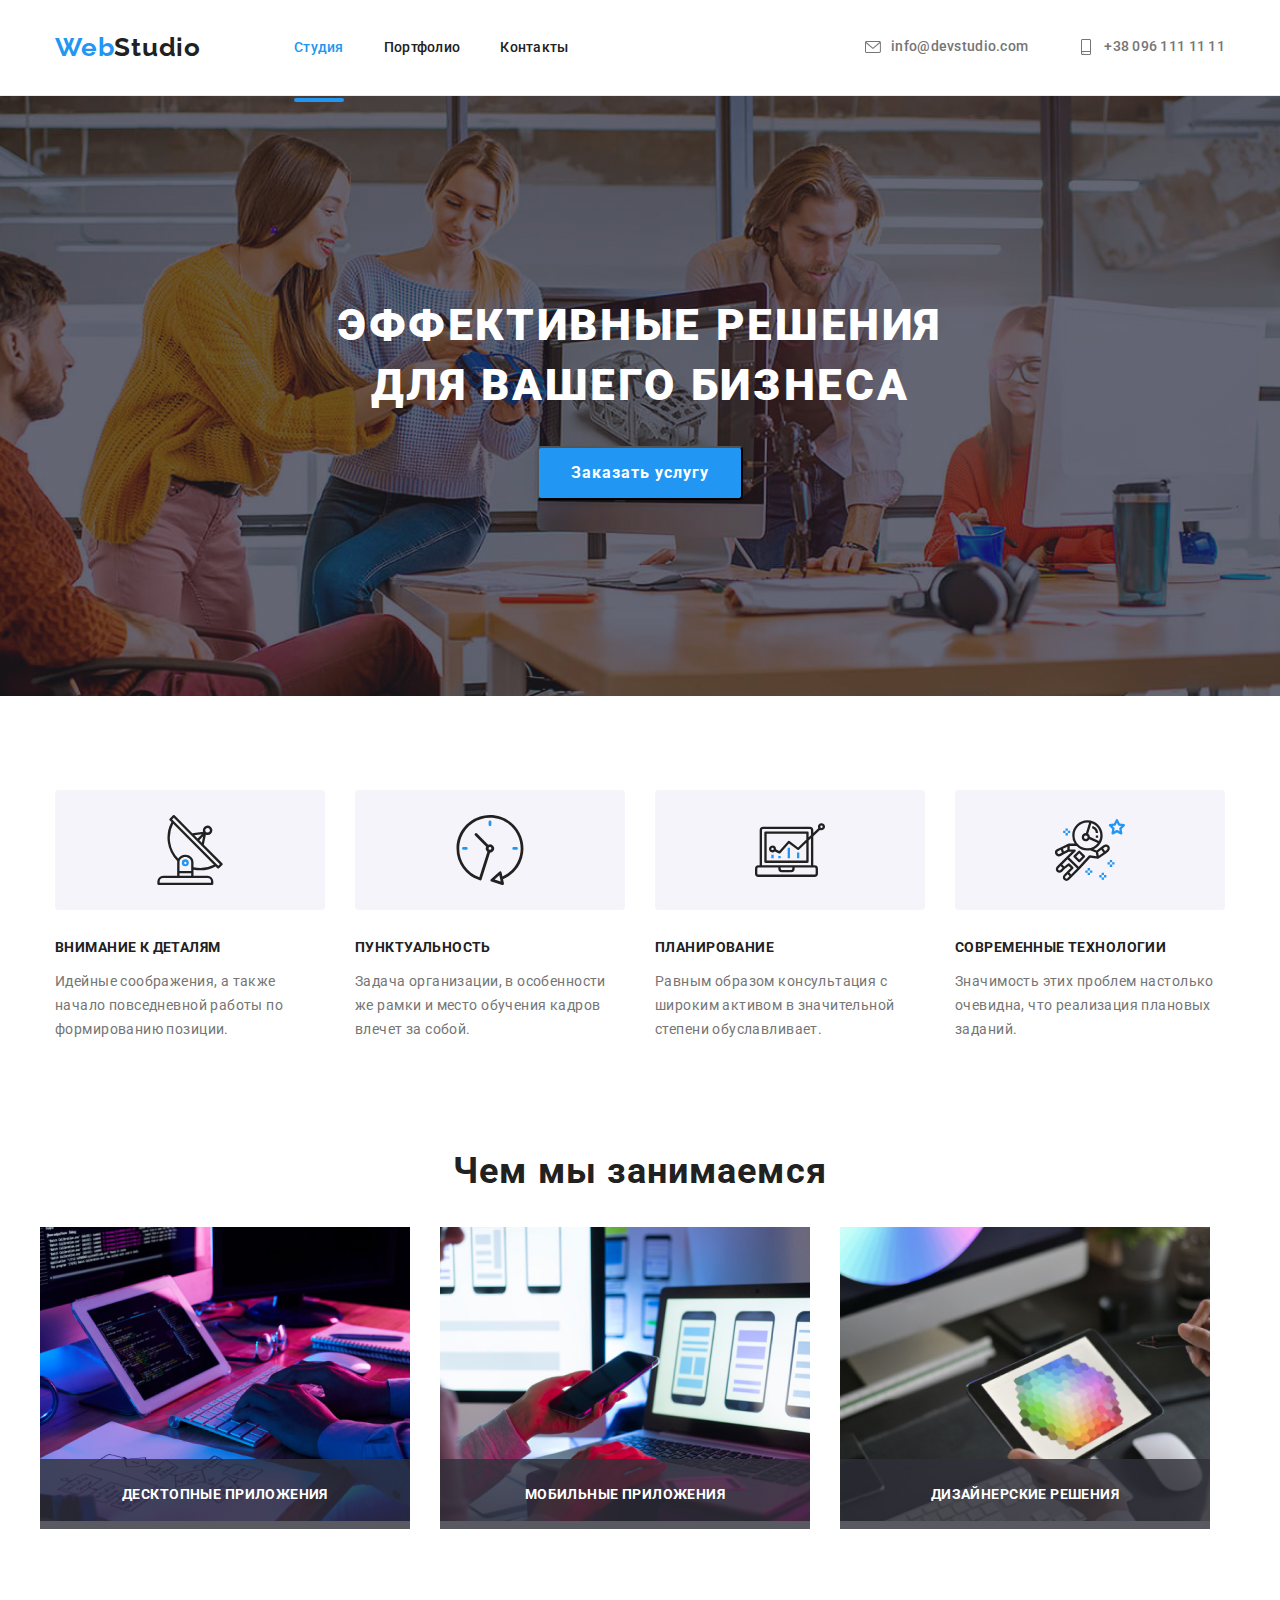
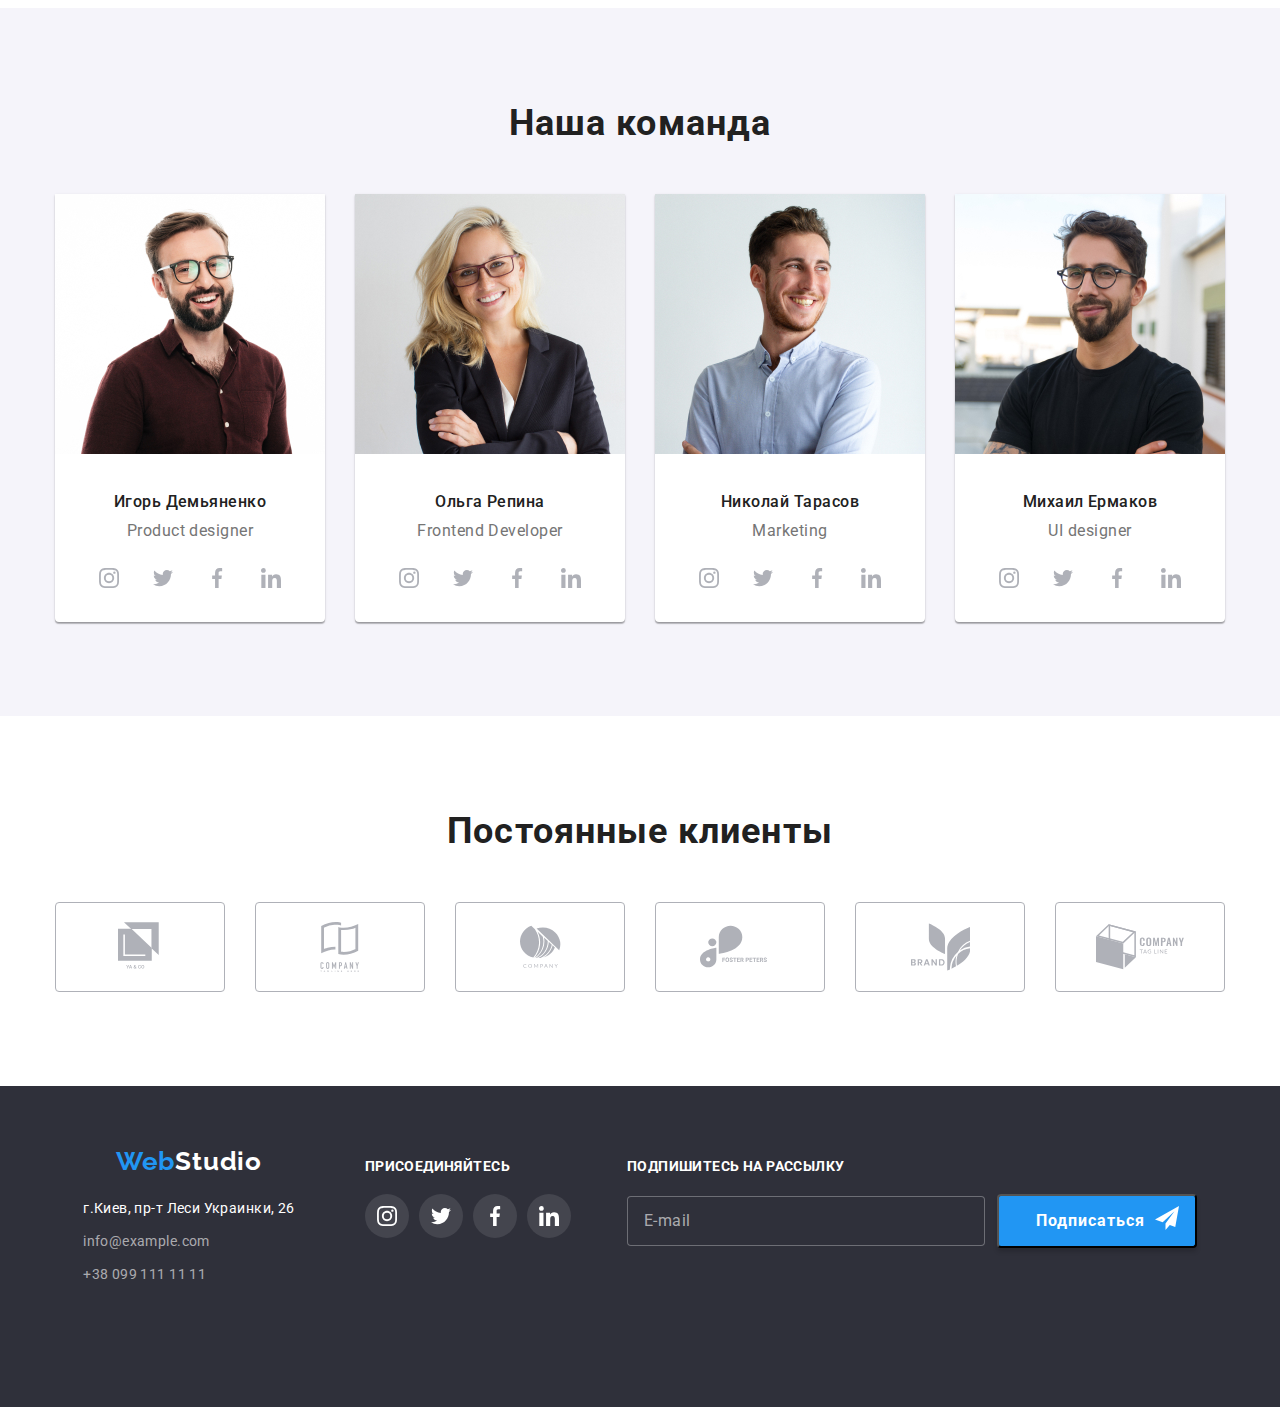
<file: index.html>
<!DOCTYPE html>
<html lang="ru">
  <head>
    <meta charset="UTF-8" />
    <meta name="viewport" content="width=device-width, initial-scale=1.0" />
    <title>WebStudio</title>
    <link
      href="https://fonts.googleapis.com/css2?family=Roboto:wght@400;500;700;900&display=swap"
      rel="stylesheet"
    />
    <link
      href="https://fonts.googleapis.com/css2?family=Raleway:wght@400;700&display=swap"
      rel="stylesheet"
    />
    <link
      href="https://fonts.googleapis.com/css2?family=Oleo+Script&display=swap"
      rel="stylesheet"
    />
    <link
      rel="stylesheet"
      href="https://cdnjs.cloudflare.com/ajax/libs/modern-normalize/1.0.0/modern-normalize.min.css"
    />
    <link rel="stylesheet" href="./css/main.min.css" />
  </head>

  <body>
    <!-- Шапка сайта -->
    <header class="header">
      <div class="container header-container">
             <nav class="navigation">
        <a href="./index.html" class="link-logo logo">Web<span class="link-logo-black">Studio</span></a>
        <ul class="list menu">
          <li class="menu-item"><a href="./index.html" class="current-page">Студия</a></li>
          <li class="menu-item"><a href="./portfolio.html" class="link menu-link">Портфолио</a></li>
          <li class="menu-item"><a href="#contacts" class="link menu-link">Контакты</a></li>
        </ul>

        
        <button class="mobile-menu-btn" data-menu-button>
          <svg width="24" height="16" aria-label="Переключатель мобильного меню">
            <use class="icon-menu" href="./img/symbol-defs.svg#menu_24px"></use>
            <use class="icon-cross" href="./img/symbol-defs.svg#cross"></use>
          </svg>
        </button>
        <div class="mobile-menu" data-menu>
      <div class="mobile-div">
          <ul class="list mobile-menu-list">
          <li class="mobile-menu-item"><a href="./index.html" class="current-page">Студия</a></li>
          <li class="mobile-menu-item"><a href="./portfolio.html" class="link menu-link">Портфолио</a></li>
          <li class="mobile-menu-item"><a href="#contacts" class="link menu-link">Контакты</a></li>
        </ul>
      </div>

      <div>
        <ul class="list mail-tel-mobile">
          <li class="mobile-item">
            <a  href="mailto:info@devstudio.com" class="link mail-menu-link mail" aria-label="Envelope">
              <svg class="icon-contact" >
                <use href="./img/sprite.svg#envelope"></use>
              </svg>
              info@devstudio.com
            </a>
          </li>
          <li class="mobile-item">
            <a href="tel:+380961111111" class="link mail-menu-link" aria-label="Telephone">
              <svg class="icon-contact">
                <use href="./img/sprite.svg#smartphone"></use>
              </svg>
              +38 096 111 11 11
            </a>
          </li>
        </ul>
      </div>
    </div>
        
              </nav>
        <ul class="list mail-tel">
          <li class="item">
            <a  href="mailto:info@devstudio.com" class="link mail-menu-link mail" aria-label="Envelope">
              <svg class="icon-contact" >
                <use href="./img/sprite.svg#envelope"></use>
              </svg>
              info@devstudio.com
            </a>
          </li>
          <li class="item">
            <a href="tel:+380961111111" class="link mail-menu-link" aria-label="Telephone">
              <svg class="icon-contact">
                <use href="./img/sprite.svg#smartphone"></use>
              </svg>
              +38 096 111 11 11
            </a>
          </li>
        </ul>
        
      </div>
      
    </header>
    
    

    <main>
      <!-- Герой -->
      <section class="hero overlay advantages">
      <div class="container">
          <h1 class="title">
            ЭФФЕКТИВНЫЕ РЕШЕНИЯ </br> ДЛЯ ВАШЕГО БИЗНЕСА
          </h1>
          <button class="btn" type="button" data-modal-open>Заказать услугу</button>
      </div>
      </section>

      <!-- Преимущества -->
      <section class="advantages">
        <div class="container">
          <ul class="list flexbox">
            <li class="content-box">
              <div class="box">
                <svg class="icon-box">
                  <use href="./img/sprite.svg#antenna"></use>
                </svg>
              </div>
              <h3 class="heading">ВНИМАНИЕ К ДЕТАЛЯМ</h3>
              <p class="advantages-p">
                Идейные соображения, а также начало повседневной работы по
                формированию позиции.
              </p>
            </li>
            <li class="content-box">
              <div class="box">
                <svg class="icon-box">
                  <use href="./img/sprite.svg#clock"></use>
                </svg>
              </div>
              <h3 class="heading">ПУНКТУАЛЬНОСТЬ</h3>
              <p class="advantages-p">
                Задача организации, в особенности же рамки и место обучения
                кадров влечет за собой.
              </p>
            </li>
            <li class="content-box">
              <div class="box">
                <svg class="icon-box">
                  <use href="./img/sprite.svg#diagram"></use>
                </svg>
              </div>
              <h3 class="heading">ПЛАНИРОВАНИЕ</h3>
              <p class="advantages-p">
                Равным образом консультация с широким активом в значительной
                степени обуславливает.
              </p>
            </li>
            <li class="content-box">
              <div class="box">
                <svg class="icon-box">
                  <use href="./img/sprite.svg#astronaut"></use>
                </svg>
              </div>
              <h3 class="heading">СОВРЕМЕННЫЕ ТЕХНОЛОГИИ</h3>
              <p class="advantages-p">
                Значимость этих проблем настолько очевидна, что реализация
                плановых заданий.
              </p>
            </li>
          </ul>
        </div>
      </section>
      <!-- Чем мы занимаемся -->
      <section class="duties">
        <div class="container">
          <h2 class="item-title">Чем мы занимаемся</h2>
          <ul class="list flexbox">
            <li class="duties-box">
              <h3 class="duties-title">ДЕСКТОПНЫЕ ПРИЛОЖЕНИЯ</h3>
              <picture>
                <source srcset="./img/desktop/programer.jpg 1x, ./img/desktop/programer@2x.jpg 2x" media="(min-width: 1200px)" />
              <img class="img" src="./img/programer.jpg" alt="Programer working his desk" width="370"/>
             </picture>
            </li>
            <li class="duties-box">
              <h3 class="duties-title">МОБИЛЬНЫЕ ПРИЛОЖЕНИЯ</h3>
              <picture>
                <source srcset="./img/desktop/smartphone.jpg 1x, ./img/desktop/smartphone@2x.jpg 2x" media="(min-width: 1200px)" />
              <img
                src="./img/smartphone.jpg"
                alt="Smartphone application"
                width="370"
              />
              </picture>
            </li>
            <li class="duties-box">
              <h3 class="duties-title">ДИЗАЙНЕРСКИЕ РЕШЕНИЯ</h3>
              <picture>
                <source srcset="./img/desktop/graphic-tablet.jpg 1x, ./img/desktop/graphic-tablet@2x.jpg 2x" media="(min-width: 1200px)" />
              <img
                src="./img/graphic-tablet.jpg"
                alt="Colour selection graphic tablet"
                width="370"
              />
            </picture>
            </li>
          </ul>
        </div>
      </section>

      <!-- Наша команда -->
      <section class="crew-container">
        <div class="container">
          <h2 class="item-title">Наша команда</h2>

          <ul class="list crew-list">
            <li class="crew-item">
              <picture>
              <source srcset="./img/desktop/igor.jpg 1x, ./img/desktop/igor@2x.jpg 2x" media="(min-width: 1200px)" />
              <source srcset="./img/tablet/igor.jpg 1x, ./img/tablet/igor@2x.jpg 2x" media="(min-width: 768px)" />  
              <source srcset="./img/mobile/igor.jpg 1x, ./img/mobile/igor@2x.jpg 2x" media="(max-width: 767px)" />
              <img src="./img/igor.jpg" alt="Игорь Демьяненко" width="270" />
              </picture>
              <h4 class="crew-name">Игорь Демьяненко</h4>
              <p class="crew-position">Product designer</p>
              <ul class="list social-icons">
                <li class="social-icons-item">
                  <a
                    class="link social-icons-link"
                    href="https://instagram.com/"
                    target="_blank"
                    rel="noopener noreferer"
                    aria-label="Instagram"
                  >
                    <svg class="social-icons-svg">
                      <use href="./img/sprite.svg#instagram"></use>
                    </svg>
                  </a>
                </li>
                <li class="social-icons-item">
                  <a
                    class="link social-icons-link"
                    href="https://twitter.com/"
                    target="_blank"
                    rel="noopener noreferer"
                    aria-label="Twitter"
                  >
                    <svg class="social-icons-svg">
                      <use href="./img/sprite.svg#twitter"></use>
                    </svg>
                  </a>
                </li>
                <li class="social-icons-item">
                  <a
                    class="link social-icons-link"
                    href="https://facebook.com/"
                    target="_blank"
                    rel="noopener noreferer"
                    aria-label="Facebook"
                  >
                    <svg class="social-icons-svg">
                      <use href="./img/sprite.svg#facebook"></use>
                    </svg>
                  </a>
                </li>
                <li class="social-icons-item">
                  <a
                    class="link social-icons-link"
                    href="https://linkedin.com/"
                    target="_blank"
                    rel="noopener noreferer"
                    aria-label="Linkedin"
                  >
                    <svg class="social-icons-svg">
                      <use href="./img/sprite.svg#linkedin"></use>
                    </svg>
                  </a>
                </li>
              </ul>
            </li>
            <li class="crew-item">
              <picture>
              <source srcset="./img/desktop/olga.jpg 1x, ./img/desktop/olga@2x.jpg 2x" media="(min-width: 1200px)" />
              <source srcset="./img/tablet/olga.jpg 1x, ./img/tablet/olga@2x.jpg 2x" media="(min-width: 768px)" />
              <source srcset="./img/mobile/olga.jpg 1x, ./img/mobile/olga@2x.jpg 2x" media="(max-width: 767px)" />
              <img src="./img/olga.jpg" alt="Ольга Репина" width="270" />
              </picture>
              <h4 class="crew-name">Ольга Репина</h4>
              <p class="crew-position">Frontend Developer</p>
              <ul class="list social-icons">
                <li class="social-icons-item">
                  <a
                    class="link social-icons-link"
                    href="https://instagram.com/"
                    target="_blank"
                    rel="noopener noreferer"
                    aria-label="Instagram"
                  >
                    <svg class="social-icons-svg">
                      <use href="./img/sprite.svg#instagram"></use>
                    </svg>
                  </a>
                </li>
                <li class="social-icons-item">
                  <a
                    class="link social-icons-link"
                    href="https://twitter.com/"
                    target="_blank"
                    rel="noopener noreferer"
                    aria-label="Twitter"
                  >
                    <svg class="social-icons-svg">
                      <use href="./img/sprite.svg#twitter"></use>
                    </svg>
                  </a>
                </li>
                <li class="social-icons-item">
                  <a
                    class="link social-icons-link"
                    href="https://facebook.com/"
                    target="_blank"
                    rel="noopener noreferer"
                    aria-label="Facebook"
                  >
                    <svg class="social-icons-svg">
                      <use href="./img/sprite.svg#facebook"></use>
                    </svg>
                  </a>
                </li>
                <li class="social-icons-item">
                  <a
                    class="link social-icons-link"
                    href="https://linkedin.com/"
                    target="_blank"
                    rel="noopener noreferer"
                    aria-label="Linkedin"
                  >
                    <svg class="social-icons-svg">
                      <use href="./img/sprite.svg#linkedin"></use>
                    </svg>
                  </a>
                </li>
              </ul>
            </li>
            <li class="crew-item">
              <picture>
                <source srcset="./img/desktop/nick.jpg 1x, ./img/desktop/nick@2x.jpg 2x" media="(min-width: 1200px)" />
                <source srcset="./img/tablet/nick.jpg 1x, ./img/tablet/nick@2x.jpg 2x" media="(min-width: 768px)" />
                <source srcset="./img/mobile/nick.jpg 1x, ./img/mobile/nick@2x.jpg 2x" media="(max-width: 767px)" />
                <img src="./img/nick.jpg" alt="Николай Тарасов" width="270" />
            </picture>
              <h4 class="crew-name">Николай Тарасов</h4>
              <p class="crew-position">Marketing</p>
              <ul class="list social-icons">
                <li class="social-icons-item">
                  <a
                    class="link social-icons-link"
                    href="https://instagram.com/"
                    target="_blank"
                    rel="noopener noreferer"
                    aria-label="Instagram"
                  >
                    <svg class="social-icons-svg">
                      <use href="./img/sprite.svg#instagram"></use>
                    </svg>
                  </a>
                </li>
                <li class="social-icons-item">
                  <a
                    class="link social-icons-link"
                    href="https://twitter.com/"
                    target="_blank"
                    rel="noopener noreferer"
                    aria-label="Twitter"
                  >
                    <svg class="social-icons-svg">
                      <use href="./img/sprite.svg#twitter"></use>
                    </svg>
                  </a>
                </li>
                <li class="social-icons-item">
                  <a
                    class="link social-icons-link"
                    href="https://facebook.com/"
                    target="_blank"
                    rel="noopener noreferer"
                    aria-label="Facebook"
                  >
                    <svg class="social-icons-svg">
                      <use href="./img/sprite.svg#facebook"></use>
                    </svg>
                  </a>
                </li>
                <li class="social-icons-item">
                  <a
                    class="link social-icons-link"
                    href="https://linkedin.com/"
                    target="_blank"
                    rel="noopener noreferer"
                    aria-label="Linkedin"
                  >
                    <svg class="social-icons-svg">
                      <use href="./img/sprite.svg#linkedin"></use>
                    </svg>
                  </a>
                </li>
              </ul>
            </li>
            <li class="crew-item">
              <picture>
              <source srcset="./img/desktop/mike.jpg 1x, ./img/desktop/mike@2x.jpg 2x" media="(min-width: 1200px)" />
              <source srcset="./img/tablet/mike.jpg 1x, ./img/tablet/mike@2x.jpg 2x" media="(min-width: 768px)" />
              <source srcset="./img/mobile/mike.jpg 1x, ./img/mobile/mike@2x.jpg 2x" media="(max-width: 767px)" />
              
              <img src="./img/mike.jpg" alt="Михаил Ермаков" width="270" />
            </picture>
              <h4 class="crew-name">Михаил Ермаков</h4>
              <p class="crew-position">UI designer</p>
              <ul class="list social-icons">
                <li class="social-icons-item">
                  <a
                    class="link social-icons-link"
                    href="https://instagram.com/"
                    target="_blank"
                    rel="noopener noreferer"
                    aria-label="Instagram"
                  >
                    <svg class="social-icons-svg">
                      <use href="./img/sprite.svg#instagram"></use>
                    </svg>
                  </a>
                </li>
                <li class="social-icons-item">
                  <a
                    class="link social-icons-link"
                    href="https://twitter.com/"
                    target="_blank"
                    rel="noopener noreferer"
                    aria-label="Twitter"
                  >
                    <svg class="social-icons-svg">
                      <use href="./img/sprite.svg#twitter"></use>
                    </svg>
                  </a>
                </li>
                <li class="social-icons-item">
                  <a
                    class="link social-icons-link"
                    href="https://facebook.com/"
                    target="_blank"
                    rel="noopener noreferer"
                    aria-label="Facebook"
                  >
                    <svg class="social-icons-svg">
                      <use href="./img/sprite.svg#facebook"></use>
                    </svg>
                  </a>
                </li>
                <li class="social-icons-item">
                  <a
                    class="link social-icons-link"
                    href="https://linkedin.com/"
                    target="_blank"
                    rel="noopener noreferer"
                    aria-label="Linkedin"
                  >
                    <svg class="social-icons-svg">
                      <use href="./img/sprite.svg#linkedin"></use>
                    </svg>
                  </a>
                </li>
              </ul>
            </li>
          </ul>
        </div>
      </section>

      <!-- Постоянные клиенты -->
      <section class="clients">
        <div class="container">
          <h2 class="item-title">Постоянные клиенты</h2>
          <ul class="list clients-icons">
            <li class="clients-icons-item">
              <a
                class="link clients-icons-link"
                href="https://instagram.com/"
                target="_blank"
                rel="noopener noreferer"
                aria-label="Logo-1"
              >
                <svg class="clients-icons-svg" width="45" heigth="50">
                  <use href="./img/sprite.svg#logo-1"></use>
                </svg>
              </a>
            </li>
            <li class="clients-icons-item">
              <a
                class="link clients-icons-link"
                href="https://instagram.com/"
                target="_blank"
                rel="noopener noreferer"
                aria-label="Logo-2"
              >
                <svg class="clients-icons-svg" width="40" heigth="52">
                  <use href="./img/sprite.svg#logo-2"></use>
                </svg>
              </a>
            </li>
            <li class="clients-icons-item">
              <a
                class="link clients-icons-link"
                href="https://instagram.com/"
                target="_blank"
                rel="noopener noreferer"
                aria-label="Logo-3"
              >
                <svg class="clients-icons-svg" width="41" heigth="42.6">
                  <use href="./img/sprite.svg#logo-3"></use>
                </svg>
              </a>
            </li>
            <li class="clients-icons-item">
              <a
                class="link clients-icons-link"
                href="https://instagram.com/"
                target="_blank"
                rel="noopener noreferer"
                aria-label="Logo-4"
              >
                <svg class="clients-icons-svg" width="80" heigth="42">
                  <use href="./img/sprite.svg#logo-4"></use>
                </svg>
              </a>
            </li>
            <li class="clients-icons-item">
              <a
                class="link clients-icons-link"
                href="https://instagram.com/"
                target="_blank"
                rel="noopener noreferer"
                aria-label="Logo-5"
              >
                <svg class="clients-icons-svg" width="59" heigth="47">
                  <use href="./img/sprite.svg#logo-5"></use>
                </svg>
              </a>
            </li>
            <li class="clients-icons-item">
              <a
                class="link clients-icons-link"
                href="https://instagram.com/"
                target="_blank"
                rel="noopener noreferer"
                aria-label="Logo-6"
              >
                <svg class="clients-icons-svg" width="88.48" heigth="45.44">
                  <use href="./img/sprite.svg#logo-6"></use>
                </svg>
              </a>
            </li>
          </ul>
        </div>
      </section>
    </main>

    <!-- Футер -->
    <footer class="dark-bg">
       <div class="container footer-container footer">

    <div class="footer-tablet">
       <div id="contacts" class="contacts">
         <a href="./index.html" class="link-logo link-logo-footer">Web<span class="link-logo-white">Studio</span></a>
         <address>
          <ul class="list footer-adress">
           <li class="footer-list">
             <a
              href="https://goo.gl/maps/73yQ8bq3998Z3wym6"
              target="_blank"
              rel="noopener noreferer"
               class="link adress">г.Киев, пр-т Леси Украинки, 26</a
            >
           </li>
           <li class="footer-mail">
             <a
              href="https://info@example.com"
              target="_blank"
              rel="noopener noreferer"
              class="link mail-menu">info@example.com</a
            >
           </li>
           <li><a href="tel:+380991111111" class="link mail-menu">+38 099 111 11 11</a></li>
          </ul>
       </div>

       <div class="icon-footer">
          <b class="join">ПРИСОЕДИНЯЙТЕСЬ</b>

          <ul class="list social-icons">
            <li class="social-icons-item">
              <a class="link footer-icons-link" href="https://instagram.com/" target="_blank" rel="noopener noreferer"
                aria-label="Instagram">
                <svg class="footer-icons-svg">
                  <use href="./img/sprite.svg#instagram"></use>
                </svg>
              </a>
            </li>
            <li class="social-icons-item">
              <a class="link footer-icons-link" href="https://twitter.com/" target="_blank" rel="noopener noreferer"
                aria-label="Twitter">
                <svg class="footer-icons-svg">
                  <use href="./img/sprite.svg#twitter"></use>
                </svg>
              </a>
            </li>
            <li class="social-icons-item">
              <a class="link footer-icons-link" href="https://facebook.com/" target="_blank" rel="noopener noreferer"
                aria-label="Facebook">
                <svg class="footer-icons-svg">
                  <use href="./img/sprite.svg#facebook"></use>
                </svg>
              </a>
            </li>
            <li class="social-icons-item">
              <a class="link footer-icons-link" href="https://linkedin.com/" target="_blank" rel="noopener noreferer"
                aria-label="Linkedin">
                <svg class="footer-icons-svg">
                  <use href="./img/sprite.svg#linkedin"></use>
                </svg>
              </a>
            </li>
          </ul>
         </address>
        </div>

    </div>

        <div class="submit">
          <b class="join">ПОДПИШИТЕСЬ НА РАССЫЛКУ</b>

          <div class="submit-item">
              <form class="submit-form">
                 <input class="submit-input" type="email" name="mail" id="mail" placeholder="E-mail" /> 
              </form>
           
              <button class="button-submit" type="submit">Подписаться
                <svg class="submit-svg">
                  <use href="./img/symbol-defs.svg#icon-send"></use>
              </svg>
            </button>
          </div>

        </div>
      </div>
    </footer>

    <div class="backdrop is-hidden" data-modal>
      <div class="modal">
        <button class="btn-close" data-modal-close>
          <svg class="btn-close-svg">
            <use href="./img/symbol-defs.svg#cross"></use>
          </svg>
        </button>

        <h2 class="form-title">Оставьте свои данные, мы вам перезвоним</h2>
        <form class="form">
          <div class="form-field">
            <label for="name" class="form-label">Имя</label>
            <input class="form-input" type="text" name="name" id="name" />
            <svg class="form-label-svg">
              <use
                href="./img/symbol-defs.svg#person-black"
                width="12"
                height="12"
              ></use>
            </svg>
          </div>

          <div class="form-field">
            <label for="tel" class="form-label">Телефон</label>
            <input class="form-input" type="tel" name="tel" id="tel" />
            <svg class="form-label-svg">
              <use
                href="./img/symbol-defs.svg#phone"
                width="13"
                height="13"
              ></use>
            </svg>
          </div>

          <div class="form-field">
            <label for="mail" class="form-label">Почта</label>
            <input class="form-input" type="email" name="mail" id="mail" />
            <svg class="form-label-svg">
              <use
                href="./img/symbol-defs.svg#mail"
                width="15"
                height="12"
              ></use>
            </svg>
          </div>

          <div class="comment">
            <label class="label-comment" for="comment">Комментарий</label>
            <textarea
              class="textarea"
              name="comment"
              id="comment"
              rows="6"
              placeholder="Введите текст"
            ></textarea>
          </div>

          <div class="checkbox">
            <label class="argeement-label">
              <input
                class="checkbox-input"
                type="checkbox"
                name="agreement"
                id="agreement"
              />
              <span class="check-icon"></span>
              Соглашаюсь с рассылкой и принимаю
              <a class="link agreement-link" href="">Условия договора</a>
            </label>
          </div>

          <button class="button-form" type="submit">Отправить</button>
        </form>
      </div>
    </div>

    <script src="./js/modal.js"></script>
    <script src="./js/mobile-menu.js"></script>
  </body>
</html>
</file>
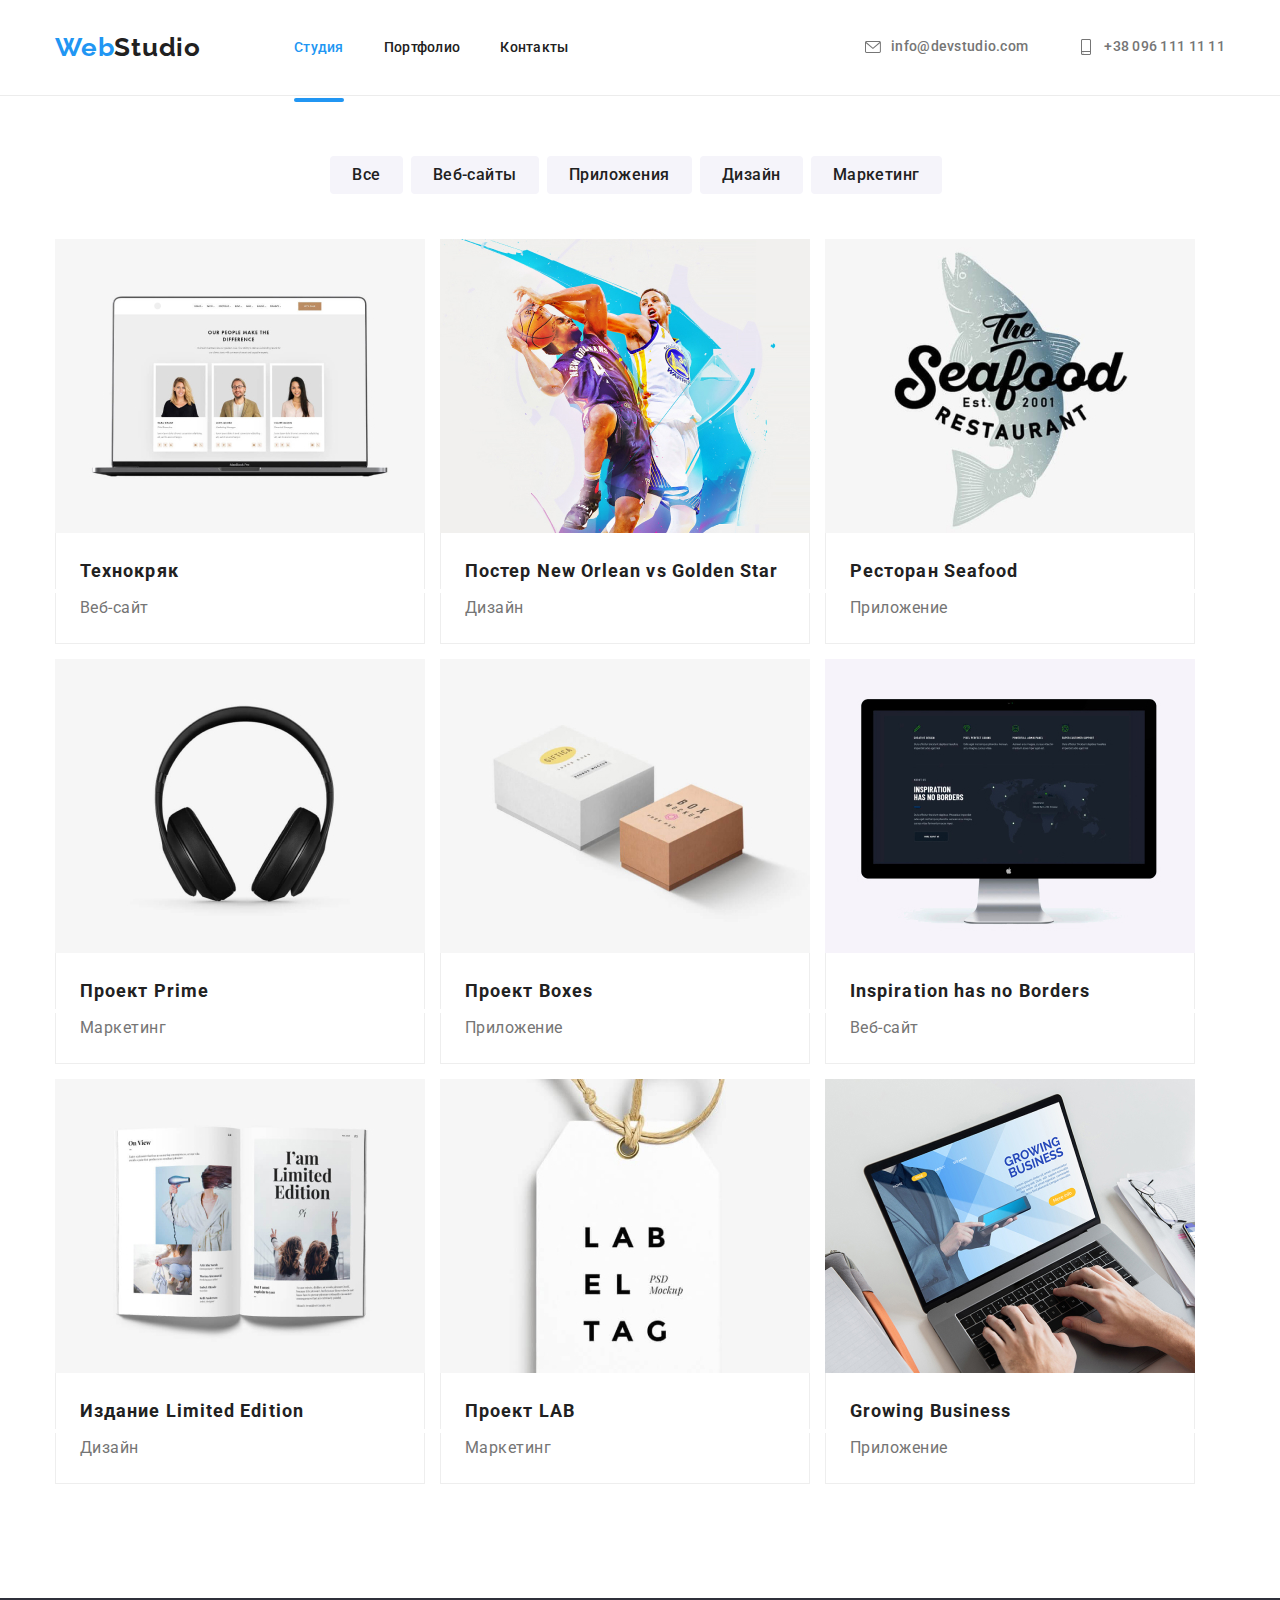
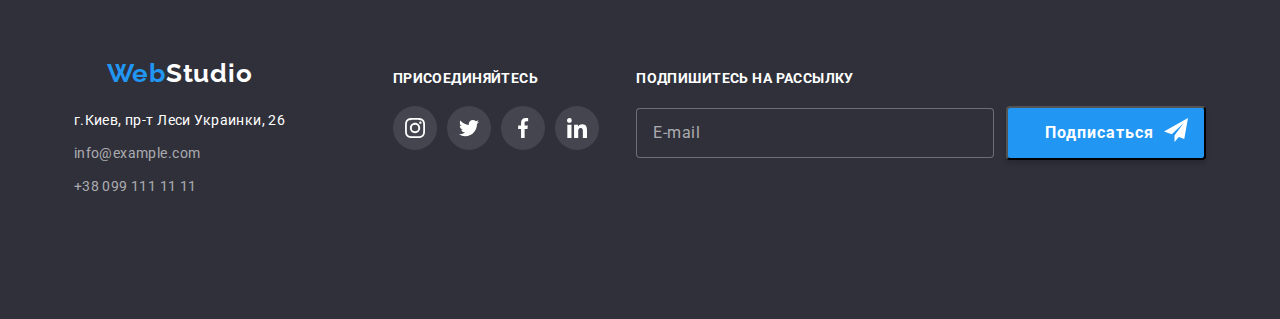
<file: portfolio.html>
<!DOCTYPE html>
<html lang="ru">
<head>
    <meta charset="UTF-8">
    <meta name="viewport" content="width=device-width, initial-scale=1.0">
    <title>Portfolio</title>
    <link href="https://fonts.googleapis.com/css2?family=Roboto:wght@400;500;700;900&display=swap" rel="stylesheet">
    <link href="https://fonts.googleapis.com/css2?family=Raleway:wght@400;700&display=swap" rel="stylesheet">
    <link href="https://fonts.googleapis.com/css2?family=Oleo+Script&display=swap" rel="stylesheet">
    <link rel="stylesheet" href="https://cdnjs.cloudflare.com/ajax/libs/modern-normalize/1.0.0/modern-normalize.min.css" />
    <link rel="stylesheet" href="./css/main.min.css" />
    <link rel="stylesheet" href="./css/portfolio.min.css" />
</head>
<body>
    <!-- Шапка сайта -->
    <header class="header">
      <div class="container header-container">
             <nav class="navigation">
        <a href="./index.html" class="link-logo logo">Web<span class="link-logo-black">Studio</span></a>
        <ul class="list menu">
          <li class="menu-item"><a href="./index.html" class="current-page">Студия</a></li>
          <li class="menu-item"><a href="./portfolio.html" class="link menu-link">Портфолио</a></li>
          <li class="menu-item"><a href="#contacts" class="link menu-link">Контакты</a></li>
        </ul>

        
        <button class="mobile-menu-btn" data-menu-button>
          <svg width="24" height="16" aria-label="Переключатель мобильного меню">
            <use class="icon-menu" href="./img/symbol-defs.svg#menu_24px"></use>
            <use class="icon-cross" href="./img/symbol-defs.svg#cross"></use>
          </svg>
        </button>
        <div class="mobile-menu" data-menu>
      <div class="mobile-div">
          <ul class="list mobile-menu-list">
          <li class="mobile-menu-item"><a href="./index.html" class="link menu-link">Студия</a></li>
          <li class="mobile-menu-item"><a href="./portfolio.html" class="current-page">Портфолио</a></li>
          <li class="mobile-menu-item"><a href="#contacts" class="link menu-link">Контакты</a></li>
        </ul>
      </div>

      <div>
        <ul class="list mail-tel-mobile">
          <li class="mobile-item">
            <a  href="mailto:info@devstudio.com" class="link mail-menu-link mail" aria-label="Envelope">
              <svg class="icon-contact" >
                <use href="./img/sprite.svg#envelope"></use>
              </svg>
              info@devstudio.com
            </a>
          </li>
          <li class="mobile-item">
            <a href="tel:+380961111111" class="link mail-menu-link" aria-label="Telephone">
              <svg class="icon-contact">
                <use href="./img/sprite.svg#smartphone"></use>
              </svg>
              +38 096 111 11 11
            </a>
          </li>
        </ul>
      </div>
    </div>
        
              </nav>
        <ul class="list mail-tel">
          <li class="item">
            <a  href="mailto:info@devstudio.com" class="link mail-menu-link mail" aria-label="Envelope">
              <svg class="icon-contact" >
                <use href="./img/sprite.svg#envelope"></use>
              </svg>
              info@devstudio.com
            </a>
          </li>
          <li class="item">
            <a href="tel:+380961111111" class="link mail-menu-link" aria-label="Telephone">
              <svg class="icon-contact">
                <use href="./img/sprite.svg#smartphone"></use>
              </svg>
              +38 096 111 11 11
            </a>
          </li>
        </ul>
        
      </div>
      
    </header>

    <main>
        <section class="portfolio-btn">
            <div class="container navigation-portfolio">
        <ul class="list portfolio-list">
            <li class="portfolio-item"><button class="btn-portfolio" type="button">Все</button></li>
            <li class="portfolio-item"><button class="btn-portfolio" type="button">Веб-сайты</button></li>
            <li class="portfolio-item"><button class="btn-portfolio" type="button">Приложения</button></li>
            <li class="portfolio-item"><button class="btn-portfolio" type="button">Дизайн</button></li>
            <li class="portfolio-item"><button class="btn-portfolio" type="button">Маркетинг</button></li>
        </ul>
            </div>
        

        
            <div class="container">
            <ul class="list portfolio-lst">
                <li class="portfolio-box">
                    <a href="" class="link prtf-link">
                      <div class="prtf"> 
                        <picture>
                          <source srcset="./img/desktop/techno.jpg 1x, ./img/desktop/techno@2x.jpg 2x" media="(min-width: 1200px)" />
                          <source srcset="./img/tablet/techno.jpg 1x, ./img/tablet/techno@2x.jpg 2x" media="(min-width: 768px)" />
                          <source srcset="./img/mobile/techno.jpg 1x, ./img/mobile/techno@2x.jpg 2x" media="(max-width: 767px)" />                    
                        <img class="img-portfolio" src="./img/techno.jpg" alt="Технокряк" width="370" />
                      </picture>
                        <p class="prtf-p">Технокряк это современная площадка распространения коронавируса. Компании используют эту платформу для цифрового
                      шпионажа и атак на защищённые сервера конкурентов.</p>
                      </div>
                    
                    
                      <h4 class="portfolio">Технокряк</h4>
                      <p class="portfolio-dscr">Веб-сайт</p>
                    </a>
                    
                </li>
                
                <li class="portfolio-box">
                    <a href="" class="link prtf-link">        
                             <div class="prtf">
                               <picture>
                                 <source srcset="./img/desktop/neworlean.jpg 1x, ./img/desktop/neworlean@2x.jpg 2x" media="(min-width: 1200px)" />
                                 <source srcset="./img/tablet/neworlean.jpg 1x, ./img/tablet/neworlean@2x.jpg 2x" media="(min-width: 768px)" />
                                 <source srcset="./img/mobile/neworlean.jpg 1x, ./img/mobile/neworlean@2x.jpg 2x" media="(max-width: 767px)" />
                                 <img class="img-portfolio" src="./img/neworlean.jpg" alt="Постер" width="370" />
                                </picture>
                        <p class="prtf-p">Технокряк это современная площадка распространения коронавируса. Компании используют эту платформу для
                         цифрового шпионажа и атак на защищённые сервера конкурентов.</p>
                      </div>
                    
                      <h4 class="portfolio">Постер New Orlean vs Golden Star</h4>
                      <p class="portfolio-dscr">Дизайн</p>
                    </a>
                </li>

                <li class="portfolio-box">
                    <a href="" class="link prtf-link">
                        <div class="prtf">
                          <picture>
                            <source srcset="./img/desktop/seafood.jpg 1x, ./img/desktop/seafood@2x.jpg 2x" media="(min-width: 1200px)" />
                            <source srcset="./img/tablet/seafood.jpg 1x, ./img/tablet/seafood@2x.jpg 2x" media="(min-width: 768px)" />
                            <source srcset="./img/mobile/seafood.jpg 1x, ./img/mobile/seafood@2x.jpg 2x" media="(max-width: 767px)" />
                          
                            <img class="img-portfolio" src="./img/seafood.jpg" alt="Seafood restaurant" width="370" />
                          </picture>
                          <p class="prtf-p">Технокряк это современная площадка распространения коронавируса. Компании используют эту платформу для
                            цифрового шпионажа и атак на защищённые сервера конкурентов.</p>

                        </div>
                    
                        <h4 class="portfolio">Ресторан Seafood</h4>
                        <p class="portfolio-dscr">Приложение</p>
                    </a>
                </li>

                <li class="portfolio-box">
                    <a href="" class="link prtf-link">
                        <div class="prtf">
                          <picture>
                            <source srcset="./img/desktop/headphones.jpg 1x, ./img/desktop/headphones@2x.jpg 2x" media="(min-width: 1200px)" />
                            <source srcset="./img/tablet/headphones.jpg 1x, ./img/tablet/headphones@2x.jpg 2x" media="(min-width: 768px)" />
                            <source srcset="./img/mobile/headphones.jpg 1x, ./img/mobile/headphones@2x.jpg 2x" media="(max-width: 767px)" />
                           <img class="img-portfolio" src="./img/headphones.jpg" alt="Prime project" width="370" />
                          </picture>
                           <p class="prtf-p">Технокряк это современная площадка распространения коронавируса. Компании используют эту платформу для
                             цифрового шпионажа и атак на защищённые сервера конкурентов.</p>
                        </div>
                    
                        <h4 class="portfolio">Проект Prime</h4>
                        <p class="portfolio-dscr">Маркетинг</p>
                    </a>
                </li>

                <li class="portfolio-box">
                    <a href="" class="link prtf-link">
                        <div class="prtf">
                          <picture>
                            <source srcset="./img/desktop/boxes.jpg 1x, ./img/desktop/boxes@2x.jpg 2x" media="(min-width: 1200px)" />
                            <source srcset="./img/tablet/boxes.jpg 1x, ./img/tablet/boxes@2x.jpg 2x" media="(min-width: 768px)" />
                            <source srcset="./img/mobile/boxes.jpg 1x, ./img/mobile/boxes@2x.jpg 2x" media="(max-width: 767px)" />
                           <img class="img-portfolio" src="./img/boxes.jpg" alt="Boxes" width="370" />
                          </picture>
                           <p class="prtf-p">Технокряк это современная площадка распространения коронавируса. Компании используют эту платформу для
                             цифрового шпионажа и атак на защищённые сервера конкурентов.</p>
                        </div>
                    
                        <h4 class="portfolio">Проект Boxes</h4>
                        <p class="portfolio-dscr">Приложение</p>
                    </a>
                </li>

                <li class="portfolio-box">
                    <a href="" class="link prtf-link">
                        <div class="prtf">
                          <picture>
                            <source srcset="./img/desktop/inspiration.jpg 1x, ./img/desktop/inspiration@2x.jpg 2x" media="(min-width: 1200px)" />
                            <source srcset="./img/tablet/inspiration.jpg 1x, ./img/tablet/inspiration@2x.jpg 2x" media="(min-width: 768px)" />
                            <source srcset="./img/mobile/inspiration.jpg 1x, ./img/mobile/inspiration@2x.jpg 2x" media="(max-width: 767px)" />
                            <img class="img-portfolio" src="./img/inspiration.jpg" alt="Inspiration" width="370" />
                          </picture>
                            <p class="prtf-p">Технокряк это современная площадка распространения коронавируса. Компании используют эту платформу для
                              цифрового шпионажа и атак на защищённые сервера конкурентов.</p>  
                        </div>
                    
                        <h4 class="portfolio">Inspiration has no Borders</h4>
                        <p class="portfolio-dscr">Веб-сайт</p>
                    </a>
                </li>

                <li class="portfolio-box">
                    <a href="" class="link prtf-link">
                        <div class="prtf"><picture>
                            <source srcset="./img/desktop/limitededition.jpg 1x, ./img/desktop/limitededition@2x.jpg 2x" media="(min-width: 1200px)" />
                            <source srcset="./img/tablet/limitededition.jpg 1x, ./img/tablet/limitededition@2x.jpg 2x" media="(min-width: 768px)" />
                            <source srcset="./img/mobile/limitededition.jpg 1x, ./img/mobile/limitededition@2x.jpg 2x" media="(max-width: 767px)" />
                            <img class="img-portfolio" src="./img/limitededition.jpg" alt="Limited edition" width="370" />
                          </picture>
                            <p class="prtf-p">Технокряк это современная площадка распространения коронавируса. Компании используют эту платформу для
                             цифрового шпионажа и атак на защищённые сервера конкурентов.</p>
                        </div>
                    
                        <h4 class="portfolio">Издание Limited Edition</h4>
                        <p class="portfolio-dscr">Дизайн</p>
                    </a>
                </li>

                <li class="portfolio-box">
                    <a href="" class="link prtf-link">
                        <div class="prtf">
                          <picture>
                          <source srcset="./img/desktop/lab.jpg 1x, ./img/desktop/lab@2x.jpg 2x" media="(min-width: 1200px)" />
                            <source srcset="./img/tablet/lab.jpg 1x, ./img/tablet/lab@2x.jpg 2x" media="(min-width: 768px)" />
                            <source srcset="./img/mobile/lab.jpg 1x, ./img/mobile/lab@2x.jpg 2x" media="(max-width: 767px)" />
                           <img class="img-portfolio" src="./img/lab.jpg" alt="LAB project" width="370" />
                          </picture>
                           <p class="prtf-p">Технокряк это современная площадка распространения коронавируса. Компании используют эту платформу для
                            цифрового шпионажа и атак на защищённые сервера конкурентов.</p>
                        </div>
                    
                        <h4 class="portfolio">Проект LAB</h4>
                        <p class="portfolio-dscr">Маркетинг</p>
                    </a>
                </li>

                <li class="portfolio-box">
                    <a href="" class="link prtf-link">
                        <div class="prtf-overlay">
                          <div class="prtf"><picture>
                            <source srcset="./img/desktop/business.jpg 1x, ./img/desktop/business@2x.jpg 2x" media="(min-width: 1200px)" />
                            <source srcset="./img/tablet/business.jpg 1x, ./img/tablet/business@2x.jpg 2x" media="(min-width: 768px)" />
                            <source srcset="./img/mobile/business.jpg 1x, ./img/mobile/business@2x.jpg 2x" media="(max-width: 767px)" />
                           <img class="img-portfolio" src="./img/business.jpg" alt="Growing Business" width="370" />
                          </picture>
                           <p class="prtf-p">Технокряк это современная площадка распространения коронавируса. Компании используют эту платформу для
                              цифрового шпионажа и атак на защищённые сервера конкурентов.</p>
                          </div>
                        </div>
                    
                      <h4 class="portfolio">Growing Business</h4>
                      <p class="portfolio-dscr">Приложение</p>
                    </a>
                </li>
            </ul>
            </div>
        </section>
    </main>
    <!-- Футер -->
    <footer class="dark-bg">
       <div class="container footer-container footer">
       <div id="contacts" class="contacts">
         <a href="./index.html" class="link-logo">Web<span class="link-logo-white">Studio</span></a>
         <address>
          <ul class="list">
           <li class="footer-list">
             <a
              href="https://goo.gl/maps/73yQ8bq3998Z3wym6"
              target="_blank"
              rel="noopener noreferer"
               class="link adress">г.Киев, пр-т Леси Украинки, 26</a
            >
           </li>
           <li class="footer-mail">
             <a
              href="https://info@example.com"
              target="_blank"
              rel="noopener noreferer"
              class="link mail-menu">info@example.com</a
            >
           </li>
           <li><a href="tel:+380991111111" class="link mail-menu">+38 099 111 11 11</a></li>
          </ul>
       </div>

       <div class="icon-footer">
          <b class="join">ПРИСОЕДИНЯЙТЕСЬ</b>

          <ul class="list social-icons">
            <li class="social-icons-item">
              <a class="link footer-icons-link" href="https://instagram.com/" target="_blank" rel="noopener noreferer"
                aria-label="Instagram">
                <svg class="footer-icons-svg">
                  <use href="./img/sprite.svg#instagram"></use>
                </svg>
              </a>
            </li>
            <li class="social-icons-item">
              <a class="link footer-icons-link" href="https://twitter.com/" target="_blank" rel="noopener noreferer"
                aria-label="Twitter">
                <svg class="footer-icons-svg">
                  <use href="./img/sprite.svg#twitter"></use>
                </svg>
              </a>
            </li>
            <li class="social-icons-item">
              <a class="link footer-icons-link" href="https://facebook.com/" target="_blank" rel="noopener noreferer"
                aria-label="Facebook">
                <svg class="footer-icons-svg">
                  <use href="./img/sprite.svg#facebook"></use>
                </svg>
              </a>
            </li>
            <li class="social-icons-item">
              <a class="link footer-icons-link" href="https://linkedin.com/" target="_blank" rel="noopener noreferer"
                aria-label="Linkedin">
                <svg class="footer-icons-svg">
                  <use href="./img/sprite.svg#linkedin"></use>
                </svg>
              </a>
            </li>
          </ul>
         </address>
        </div>

        <div class="submit">
          <b class="join">ПОДПИШИТЕСЬ НА РАССЫЛКУ</b>

          <div class="submit-item">
              <form class="submit-form">
                 <input class="submit-input" type="email" name="mail" id="mail" placeholder="E-mail" /> 
              </form>
           
              <button class="button-submit" type="submit">Подписаться
                <svg class="submit-svg">
                  <use href="./img/symbol-defs.svg#icon-send"></use>
              </svg>
            </button>
          </div>

        </div>
      </div>
    </footer>
    <script src="./js/mobile-menu.js"></script>
</body>
</html>
</file>
<file: css/main.min.css>
:root{--main-text-cl: #757575;--accent-cl: #2196f3;--black: #212121;--white: #ffffff;--gray: rgba(255, 255, 255, 0.6);--dark-bg: #2f303a;--light-grey: #f5f4fa}html{box-sizing:border-box;overflow-x:hidden}*,*::before,*::after{box-sizing:inherit}img{display:inline-block;max-width:100%;height:auto}h1,h2,h3,h4 p{margin-top:0;margin-bottom:0}body{font-family:Roboto;font-size:14px;line-height:1.71;letter-spacing:0.03em;color:var(--main-text-cl);overflow-x:hidden}address{font-style:normal}.container{width:100%;padding-left:15px;padding-right:15px;margin-right:auto;margin-left:auto}@media (min-width: 320px){.container{width:320px}}@media (min-width: 768px){.container{width:768px}}@media (min-width: 1200px){.container{width:1200px}}@media screen and (min-width: 320px){.container{width:320px}}@media screen and (min-width: 768px){.container{width:768px}}@media screen and (min-width: 1200px){.container{width:1200px}}.header{margin:0;padding-top:16px;padding-bottom:16px;width:100%;border-bottom:1px solid #ececec}@media screen and (min-width: 768px){.header{padding-top:32px;padding-bottom:32px}}.header .logo{margin-right:93px}.header-border .logo{margin-right:93px}.menu{display:none;padding-bottom:28px}@media screen and (min-width: 768px){.menu{display:flex}}.mobile-menu-btn{display:none;justify-content:center;align-items:center;border:none;margin:0;padding:0;cursor:pointer;background-color:transparent}@media screen and (max-width: 767px){.mobile-menu-btn{display:inline-block}}.mobile-menu-btn .icon-cross{display:none}.mobile-menu-btn.is-open .icon-cross{display:block}.mobile-menu-btn.is-open .icon-menu{display:none}.mobile-menu-btn:hover .mobile-menu-icon,.mobile-menu-btn:focus .mobile-menu-icon{fill:var(--accent-cl)}.mobile-menu{display:none;text-align:center;padding-top:60px;padding-bottom:60px;background-color:var(--white);box-shadow:0px 4px 8px rgba(0,0,0,0.04),0px 2px 4px rgba(0,0,0,0.08),0px 1px 3px rgba(0,0,0,0.16);position:absolute;top:60px;left:0;right:0;z-index:5}.mobile-menu.is-open{display:block}@media screen and (min-width: 768px){.mobile-menu{display:none}}.mobile-menu-item:not(:last-child){margin-bottom:40px}.mobile-div{margin-bottom:60px}.mail-tel-mobile{display:flex;flex-direction:column;align-items:center}.mobile-item:not(:last-child){margin-bottom:16px}.menu-item:not(:last-child){margin-right:40px}.mail-tel{display:none;align-items:center}@media screen and (min-width: 768px){.mail-tel{display:flex;flex-direction:column;align-items:flex-start}}@media screen and (min-width: 1200px){.mail-tel{display:flex;align-items:center;flex-direction:row}}.mail{margin-right:0px}@media screen and (min-width: 1200px){.mail{margin-right:50px}}.header-container{display:flex;justify-content:flex-end;align-items:center}@media screen and (max-width: 767px){.header-container{width:100%}}@media screen and (min-width: 320px){.header-container{justify-content:center}}.link:hover,.link:focus{color:var(--accent-cl)}.current-page{position:relative;display:inline-block;text-decoration:none;font-family:Roboto;font-weight:500;font-size:14px;line-height:1.14;letter-spacing:0.02em;color:var(--accent-cl)}.current-page:hover,.current-page:focus{color:var(--black)}.current-page::after{display:block;content:"";width:100%;height:4px;margin-left:auto;margin-right:auto;border-radius:2px;background-color:var(--accent-cl)}@media screen and (min-width: 1200px){.current-page::after{display:block;content:"";width:100%;height:4px;border-radius:2px;background-color:var(--accent-cl);position:absolute;top:52px}}@media screen and (min-width: 768px){.current-page::after{display:block;content:"";width:100%;height:4px;border-radius:2px;background-color:var(--accent-cl);position:absolute;top:58px}}.link{color:inherit;text-decoration:none}.list{list-style:none;margin:0;padding:0}.link-logo{text-decoration:none;font-family:Raleway, Oleo Script;font-weight:700;font-size:26px;line-height:1.19;letter-spacing:0.03em;color:var(--accent-cl)}.link-logo-black{text-decoration:none;font-family:Raleway, Oleo Script;font-weight:700;font-size:26px;line-height:1.19;letter-spacing:0.03em;color:var(--black)}.link-logo-white{text-decoration:none;font-family:Raleway, Oleo Script;font-weight:700;font-size:26px;line-height:1.19;letter-spacing:0.03em;color:var(--white)}.menu-link{display:inline-block;font-family:Roboto;font-weight:500;font-size:14px;line-height:1.14;letter-spacing:0.02em;color:var(--black);position:relative}.menu-link:hover::after,.menu-link:focus::after{color:var(--accent-cl);display:block;content:"";width:100%;height:4px;border-radius:2px;background-color:var(--accent-cl)}@media screen and (min-width: 767px){.menu-link:hover::after,.menu-link:focus::after{color:var(--accent-cl);display:block;content:"";width:100%;height:4px;border-radius:2px;background-color:var(--accent-cl);position:absolute;top:53px}}.item{display:block;align-items:center;justify-content:center}@media screen and (max-width: 1199px){.item:not(:last-child){margin-bottom:10px}}.icon-contact{width:16px;height:16px;margin-right:10px;fill:currentColor}.mail-menu-link{display:flex;font-family:Roboto;font-weight:500;font-size:14px;line-height:1.14;letter-spacing:0.02em;color:var(--main-text-cl)}.navigation{display:flex;align-items:center;margin-right:auto}@media screen and (max-width: 767px){.navigation{width:100%;margin-right:0;justify-content:space-between}}@media screen and (min-width: 320px){.navigation{width:320px}}.dark-bg{background-color:var(--dark-bg)}.overlay{background-color:var(--dark-bg);max-width:1600px;height:600px;margin-left:auto;margin-right:auto;background-image:linear-gradient(to right, rgba(47,48,58,0.4), rgba(47,48,58,0.4)),url("../img/bgr.jpg");background-repeat:no-repeat;background-position:center;background-size:cover}.hero{display:flex;padding-top:200px;padding-bottom:200px;text-align:center}.title{font-family:Roboto;font-weight:900;font-size:26px;line-height:1.61;text-align:center;letter-spacing:0.06em;text-transform:uppercase;color:var(--white)}@media (min-width: 1200px){.title{font-size:44px;line-height:1.36}}.btn{display:inline-block;padding:10px 32px;min-width:200px;font-family:Roboto;font-weight:700;font-size:16px;line-height:1.875;letter-spacing:0.06em;color:var(--white);box-shadow:0px 4px 4px rgba(0,0,0,0.15);border-radius:4px;background-color:var(--accent-cl);margin-top:30px;cursor:pointer}.btn:hover,.btn:focus{color:var(--accent-cl);background-color:var(--white)}.btn-portfolio{display:inline-block;font-family:Roboto;font-weight:500;font-size:16px;line-height:1.625;text-align:center;letter-spacing:0.03em;color:var(--black);background-color:var(--light-grey);border:none;border-radius:4px;padding-top:6px;padding-right:22px;padding-bottom:6px;padding-left:22px;cursor:pointer}.btn-portfolio:hover,.btn-portfolio:focus{color:var(--white);background-color:var(--accent-cl)}.backdrop{position:fixed;top:0;left:0;right:0;bottom:0;background-color:rgba(0,0,0,0.2);opacity:1;overflow-y:scroll}.backdrop.is-hidden{visibility:hidden;opacity:0;pointer-events:none}.modal{position:absolute;top:50%;left:50%;transform:translate(-50%, -50%) scale(1);width:100%;max-width:450px;height:609px;background-color:var(--white);padding-top:40px;padding-bottom:40px;box-shadow:0px 1px 3px rgba(0,0,0,0.12),0px 1px 1px rgba(0,0,0,0.14),0px 2px 1px rgba(0,0,0,0.2);border-radius:4px;transition:transform 0.5s}@media (min-width: 1200px){.modal{max-width:528px;height:581px}}.btn-close{position:absolute;top:8px;right:8px;display:flex;justify-content:center;align-items:center;border:1px solid rgba(0,0,0,0.1);border-radius:50%;width:30px;height:30px;padding:0;cursor:pointer;background-color:var(--white)}.btn-close:hover .btn-close-svg,.btn-close:focus .btn-close-svg{fill:var(--accent-cl)}.btn-close-svg{width:11px;height:11px;fill:var(--black)}.advantages{margin-bottom:94px}.heading{font-family:Roboto;font-weight:bold;font-size:14px;line-height:1.14;letter-spacing:0.03em;text-transform:uppercase;color:var(--black);margin-bottom:10px;text-align:center}@media (min-width: 768px){.heading{text-align:left}}@media (min-width: 768px){.flexbox{display:flex;flex-wrap:wrap;margin:-15px}}.content-box{display:block;align-items:center;justify-content:center;margin:15px}@media (min-width: 768px){.content-box{flex-basis:calc(100% / 2 - 30px)}}@media (min-width: 1200px){.content-box{flex-basis:calc(100% / 4 - 30px)}}.box{display:flex;align-items:center;justify-content:center;height:120px;background-color:var(--light-grey);margin-bottom:30px;border-radius:4px}.icon-box{display:flex;align-items:center;justify-content:center;width:70px;height:70px}.duties{margin-bottom:94px;display:none}@media (min-width: 1200px){.duties{display:block}}.duties-box{flex-basis:calc(100% / 3 - 30px);margin-right:30px;position:relative;display:flex}.img{display:block}.duties-title{font-family:Roboto;font-style:normal;font-weight:bold;font-size:14px;line-height:16px;text-align:center;letter-spacing:0.03em;text-transform:uppercase;color:var(--white);padding-top:27px;padding-bottom:27px;position:absolute;left:0;bottom:0;width:100%;background-color:rgba(47,48,58,0.8)}.crew-container{background-color:var(--light-grey);margin-bottom:94px;padding-top:94px;padding-bottom:94px}.item-title{font-family:Roboto;font-weight:bold;font-size:28px;line-height:1.17;text-align:center;letter-spacing:0.03em;color:var(--black);margin-bottom:50px}@media (min-width: 1200px){.item-title{font-size:36px}}.crew-list{display:flex;flex-wrap:wrap;justify-content:center}@media (min-width: 768px){.crew-list{display:flex;flex-wrap:wrap;margin-left:-30px;margin-top:-30px}}.crew-item{display:block;margin-bottom:30px;text-align:center;background-color:var(--white);box-shadow:0px 1px 3px rgba(0,0,0,0.12),0px 1px 1px rgba(0,0,0,0.14),0px 2px 1px rgba(0,0,0,0.2);border-radius:0px 0px 4px 4px;width:270px;height:428px;padding-bottom:30px}@media (min-width: 768px){.crew-item{flex-basis:calc(100% / 2 - 30px);max-width:270px;margin-left:30px;margin-top:30px;margin-bottom:0}}@media (min-width: 1200px){.crew-item{flex-basis:calc(100% / 4 - 30px);max-width:270px;margin-left:30px;margin-top:30px}}.crew-name{font-family:Roboto;font-weight:500;font-size:16px;line-height:1.19;text-align:center;letter-spacing:0.03em;color:var(--black);margin:0;margin-top:30px;margin-bottom:10px}.crew-position{font-family:Roboto;font-weight:normal;font-size:16px;line-height:1.19;text-align:center;letter-spacing:0.03em;color:var(--main-text-cl);margin:0;margin-bottom:16px}.social-icons{display:flex;justify-content:center}.social-icons-item:not(:last-child){margin-right:10px}.social-icons-link{display:flex;justify-content:center;align-items:center;width:44px;height:44px;background-color:var(--white);color:#afb1b8;border-radius:50%}.social-icons-svg{width:20px;height:20px;fill:currentColor}.social-icons-link:hover,.social-icons-link:focus{background-color:var(--accent-cl)}.social-icons-link:hover .social-icons-svg,.social-icons-link:focus .social-icons-svg{fill:var(--white)}.clients{padding-bottom:94px}.clients-icons{display:flex;flex-wrap:wrap;justify-content:center;margin:-15px}.clients-icons-item{display:flex;margin:15px}.clients-icons-link{display:flex;justify-content:center;align-items:center;width:170px;height:90px;background-color:var(--white);color:#afb1b8;border:1px solid #afb1b8;border-radius:4px}.clients-icons-svg{height:50px;fill:currentColor}.clients-icons-link:hover{border-color:var(--accent-cl)}.clients-icons-link:hover .clients-icons-svg,.clients-icons-link:focus .clients-icons-svg{fill:var(--accent-cl)}.footer{display:flex;flex-direction:column}@media (min-width: 1200px){.footer{flex-direction:row;justify-content:space-around}}.link-logo-footer{display:flex;justify-content:center}@media (min-width: 1200px){.link-logo-footer{justify-content:start}}.contacts{display:flex;align-items:center;justify-content:center;flex-direction:column;margin-bottom:60px}@media screen and (min-width: 1200px){.contacts{margin-right:70px}}.footer-adress{text-align:center}@media (min-width: 1200px){.footer-adress{text-align:start}}.icon-footer{padding-top:12px;display:flex;flex-direction:column;align-items:center;margin-bottom:60px}@media (min-width: 1200px){.icon-footer{align-items:flex-start}}@media (min-width: 768px){.footer-tablet{display:flex;justify-content:space-around}}.footer-container{padding-top:60px;padding-bottom:60px}.footer-list{margin-top:20px;margin-bottom:9px}.footer-mail{margin-bottom:9px}.adress{font-family:Roboto;font-weight:normal;font-size:14px;line-height:1.71;letter-spacing:0.03em;color:var(--white)}.mail-menu{font-family:Roboto;font-weight:normal;font-size:14px;line-height:1.71;letter-spacing:0.03em;color:var(--gray)}.join{display:block;font-family:Roboto;font-style:normal;font-weight:bold;font-size:14px;line-height:16px;letter-spacing:0.03em;color:var(--white);margin:0;margin-bottom:20px}.footer-icons-link{display:flex;justify-content:center;align-items:center;width:44px;height:44px;background-color:rgba(255,255,255,0.1);color:#afb1b8;border-radius:50%}.footer-icons-svg{width:20px;height:20px;fill:var(--white)}.footer-icons-link:hover,.footer-icons-link:focus{background-color:var(--accent-cl)}.submit{padding-top:12px;display:flex;flex-direction:column;align-items:center}@media (min-width: 1200px){.submit{align-items:flex-start}}.submit-item{display:flex;flex-direction:column;align-items:center}@media (min-width: 1200px){.submit-item{display:flex;flex-direction:row;justify-content:center}}.submit-form{display:flex;flex-wrap:wrap}.submit-input::placeholder{font-weight:normal;font-size:16px;line-height:1.25;letter-spacing:0.03em;color:rgba(255,255,255,0.6)}.submit-input{background-color:var(--dark-bg);margin:0;width:358px;height:50px;padding-left:16px;padding-top:15px;padding-bottom:15px;border:1px solid rgba(255,255,255,0.3);border-radius:4px;margin-bottom:20px}@media (min-width: 1200px){.submit-input{margin:0}}.button-form{margin-left:auto;margin-right:auto;margin-top:15px;display:block;padding-left:29px;padding-right:8px;padding-top:10px;padding-bottom:10px;min-width:200px;font-family:Roboto;font-style:normal;font-weight:bold;font-size:16px;line-height:1.87;letter-spacing:0.06em;color:var(--white);box-shadow:0px 4px 4px rgba(0,0,0,0.15);border-radius:4px;background-color:var(--accent-cl);cursor:pointer}@media (min-width: 1200px){.button-form{margin-top:30px}}.submit-input{font-family:Roboto;font-style:normal;font-weight:bold;font-size:16px;line-height:1.87;letter-spacing:0.06em;color:var(--white)}.button-submit{margin-left:12px;display:flex;justify-content:center;padding-left:29px;padding-right:8px;padding-top:10px;padding-bottom:10px;width:200px;font-family:Roboto;font-style:normal;font-weight:bold;font-size:16px;line-height:1.87;letter-spacing:0.06em;color:var(--white);box-shadow:0px 4px 4px rgba(0,0,0,0.15);border-radius:4px;background-color:var(--accent-cl);cursor:pointer}.submit-svg{width:24px;height:24px;margin-left:10px;fill:currentColor}.button-submit:hover,.button-submit:focus{background-color:var(--white);color:var(--accent-cl)}.button-submit:hover .submit-svg,.button-submit:focus .submit-svg{fill:var(--accent-cl)}textarea{resize:none}.form-title{margin:0;font-weight:bold;font-size:20px;line-height:150%;text-align:center;letter-spacing:0.03em;color:var(--black);max-width:370px;margin-left:auto;margin-right:auto}@media (min-width: 1200px){.form-title{max-width:100%;line-height:23px;padding-bottom:12px}}.form{width:448px;margin-left:auto;margin-right:auto;padding-right:40px;padding-left:40px}@media (min-width: 1200px){.form{padding:0}}.form-field{margin-bottom:10px;display:flex;flex-direction:column;position:relative}.form-label{font-family:Roboto;font-style:normal;font-weight:normal;font-size:12px;line-height:14px;letter-spacing:0.01em;color:var(--main-text-cl)}.form-input{margin:0;height:40px;padding-left:42px;padding-top:12px;padding-bottom:12px;border:1px solid rgba(33,33,33,0.2);border-radius:4px;outline:none}.form-input:focus{border-color:var(--accent-cl)}.form-input:focus+.form-label-svg{fill:var(--accent-cl)}.form-field label{margin-bottom:4px}.form-label-svg{position:absolute;width:15px;height:15px;top:31px;left:15px;z-index:2}.label-comment{font-style:normal;font-weight:normal;font-size:12px;line-height:14px;letter-spacing:0.01em;color:var(--main-text-cl)}.comment{margin-bottom:20px;display:flex;flex-direction:column}.comment label{margin-bottom:4px}.comment textarea{margin:0;padding:12px 16px;border:1px solid rgba(33,33,33,0.2);border-radius:4px;width:100%;height:120px;outline:none}.comment textarea::placeholder{font-weight:normal;font-size:14px;line-height:16px;letter-spacing:0.01em;color:rgba(117,117,117,0.5)}.textarea:focus{border-color:var(--accent-cl)}.checkbox{display:flex;justify-content:center;align-items:center}.agreement-link{flex:wrap;color:var(--accent-cl);text-decoration:underline;font-family:Roboto;font-style:normal;font-weight:normal;font-size:12px;line-height:14px;letter-spacing:0.03em}.argeement-label{display:block}.checkbox-input{appearance:none;-webkit-appearance:none;-moz-appearance:none}.check-icon{font-family:Roboto;font-style:normal;font-weight:normal;font-size:12px;line-height:14px;letter-spacing:0.03em;display:inline-block;width:15px;height:15px;border:2px solid var(--black);border-radius:4px}.checkbox-input:checked+.check-icon{background-color:var(--accent-cl);background-image:url(../img/icon-check-blue.svg);background-size:contain;background-repeat:no-repeat;background-origin:border-box;border-color:transparent}
/*# sourceMappingURL=main.min.css.map */
</file>
<file: css/portfolio.min.css>
.portfolio{font-family:Roboto;font-style:normal;font-weight:bold;font-size:18px;line-height:36px;letter-spacing:0.06em;color:var(--black);margin:0;padding-top:20px;padding-left:24px;padding-right:24px;border-right:1px solid #eeeeee;border-left:1px solid #eeeeee}.portfolio-dscr{font-family:Roboto;font-style:normal;font-size:16px;line-height:1.875;letter-spacing:0.03em;color:var(--main-text-cl);margin:0;margin-top:4px;padding-left:24px;padding-right:24px;padding-bottom:20px;border-bottom:1px solid #eeeeee;border-right:1px solid #eeeeee;border-left:1px solid #eeeeee}.navigation-portfolio{display:flex;align-items:center;justify-content:center;margin-bottom:30px}.prtf-link{display:inline-block;position:relative}.prtf{position:relative}.prtf-link:hover .prtf-p,.prtf-link:hover .prtf::after,.prtf-link:focus .prtf-p,.prtf-link:focus .prtf::after{transform:translateY(0%);opacity:1;height:100%}.prtf::after{content:"";position:absolute;top:0;left:0;width:100%;height:0;background-color:rgba(33,150,243,0.9);transform:translateY(100%);transition:transform 250ms cubic-bezier(0.4, 0, 0.2, 1);z-index:1;opacity:0}.prtf-p{text-decoration:none;display:block;width:322px;height:168px;margin:0;font-family:Roboto;font-style:normal;font-weight:400;font-size:18px;line-height:156%;letter-spacing:0.03em;color:var(--white);position:absolute;top:63px;left:24px;z-index:2;opacity:0}.img-portfolio{display:block}.portfolio-list{display:flex;flex-wrap:wrap;justify-content:start;align-items:center}.portfolio-item{margin-right:8px;margin-bottom:15px}.portfolio-btn{padding-top:60px;padding-bottom:114px}.portfolio-lst{display:flex;flex-wrap:wrap;align-items:flex-start;margin-left:-15px;margin-top:-15px}.portfolio-box{display:flex;margin-bottom:30px;width:450px;margin-bottom:0;margin-left:15px;margin-top:15px}@media screen and (min-width: 768px){.portfolio-box{width:354px}}@media screen and (min-width: 1200px){.portfolio-box{width:370px}}.portfolio-box:hover{box-shadow:0px 1px 1px rgba(0,0,0,0.12),0px 4px 4px rgba(0,0,0,0.06),1px 4px 6px rgba(0,0,0,0.16);transition:cubic-bezier(0.4, 0, 0.2, 1);transition-duration:250ms}
/*# sourceMappingURL=portfolio.min.css.map */
</file>
